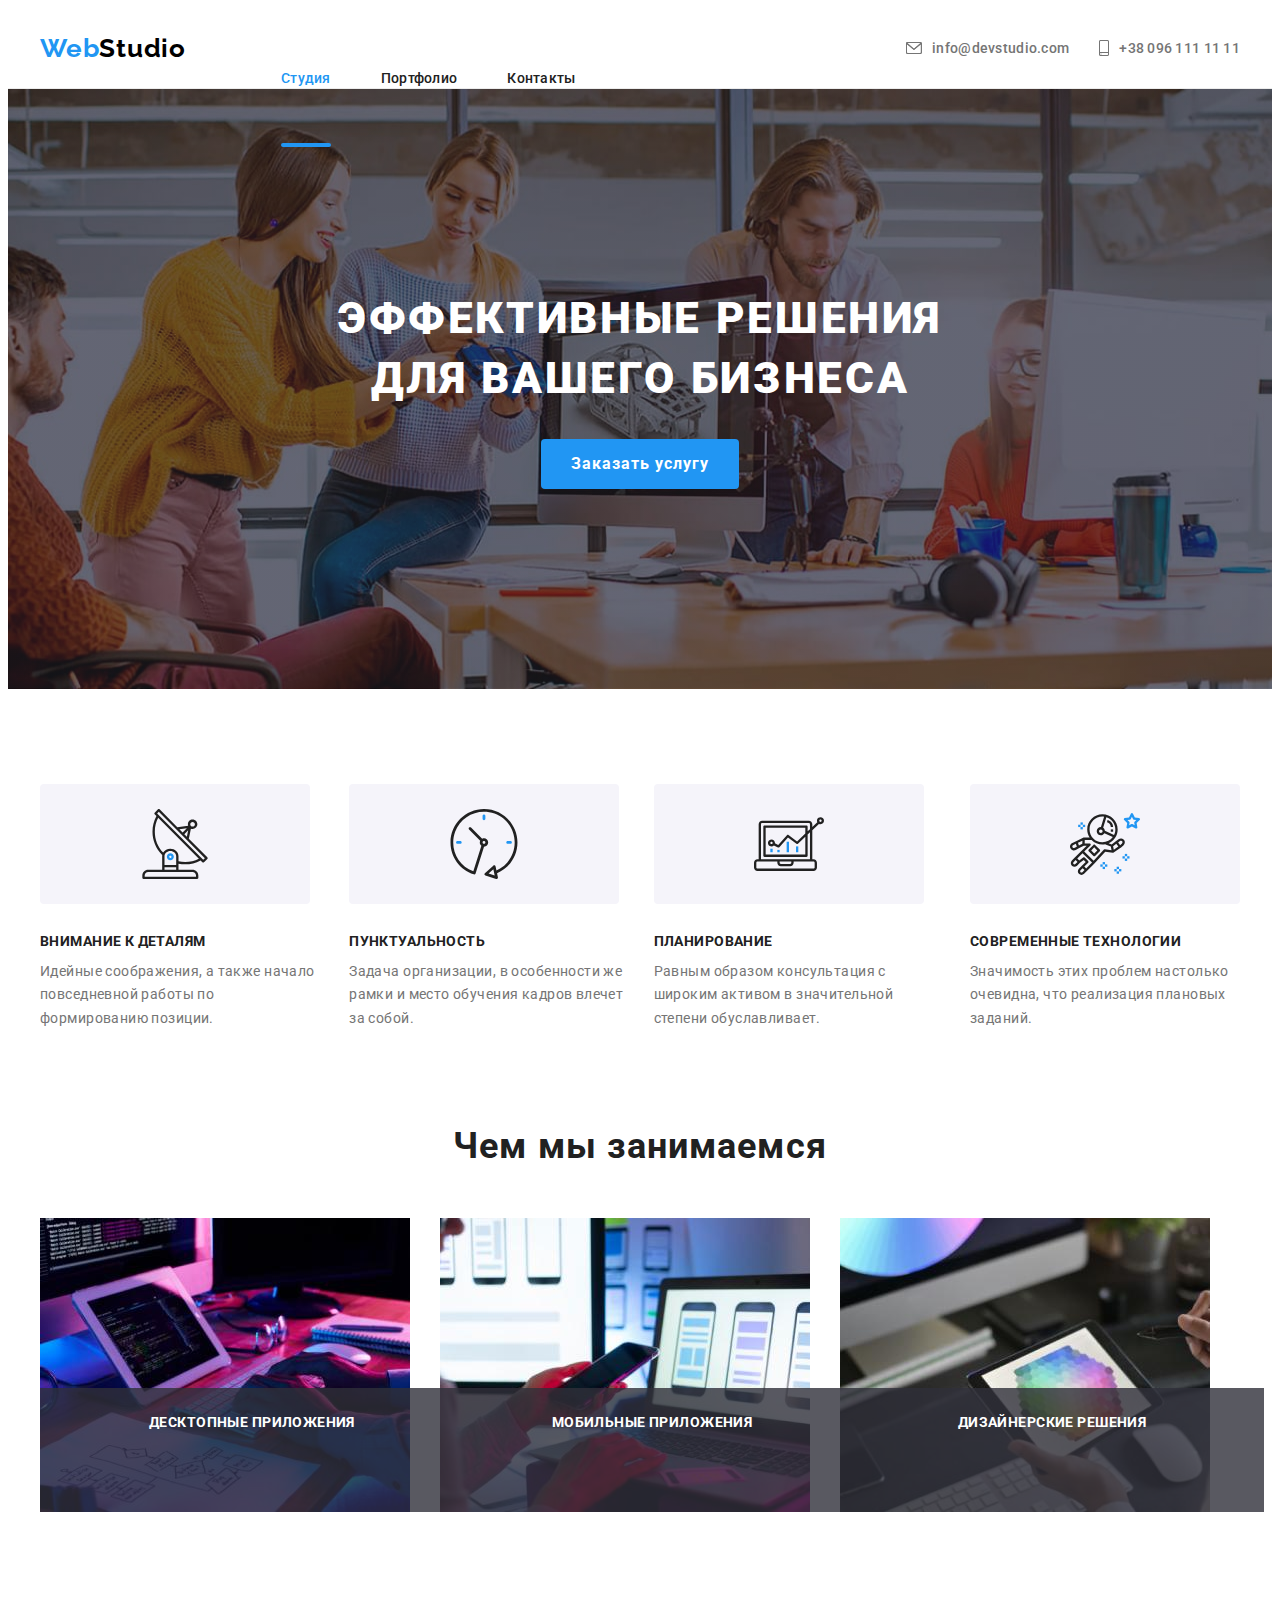
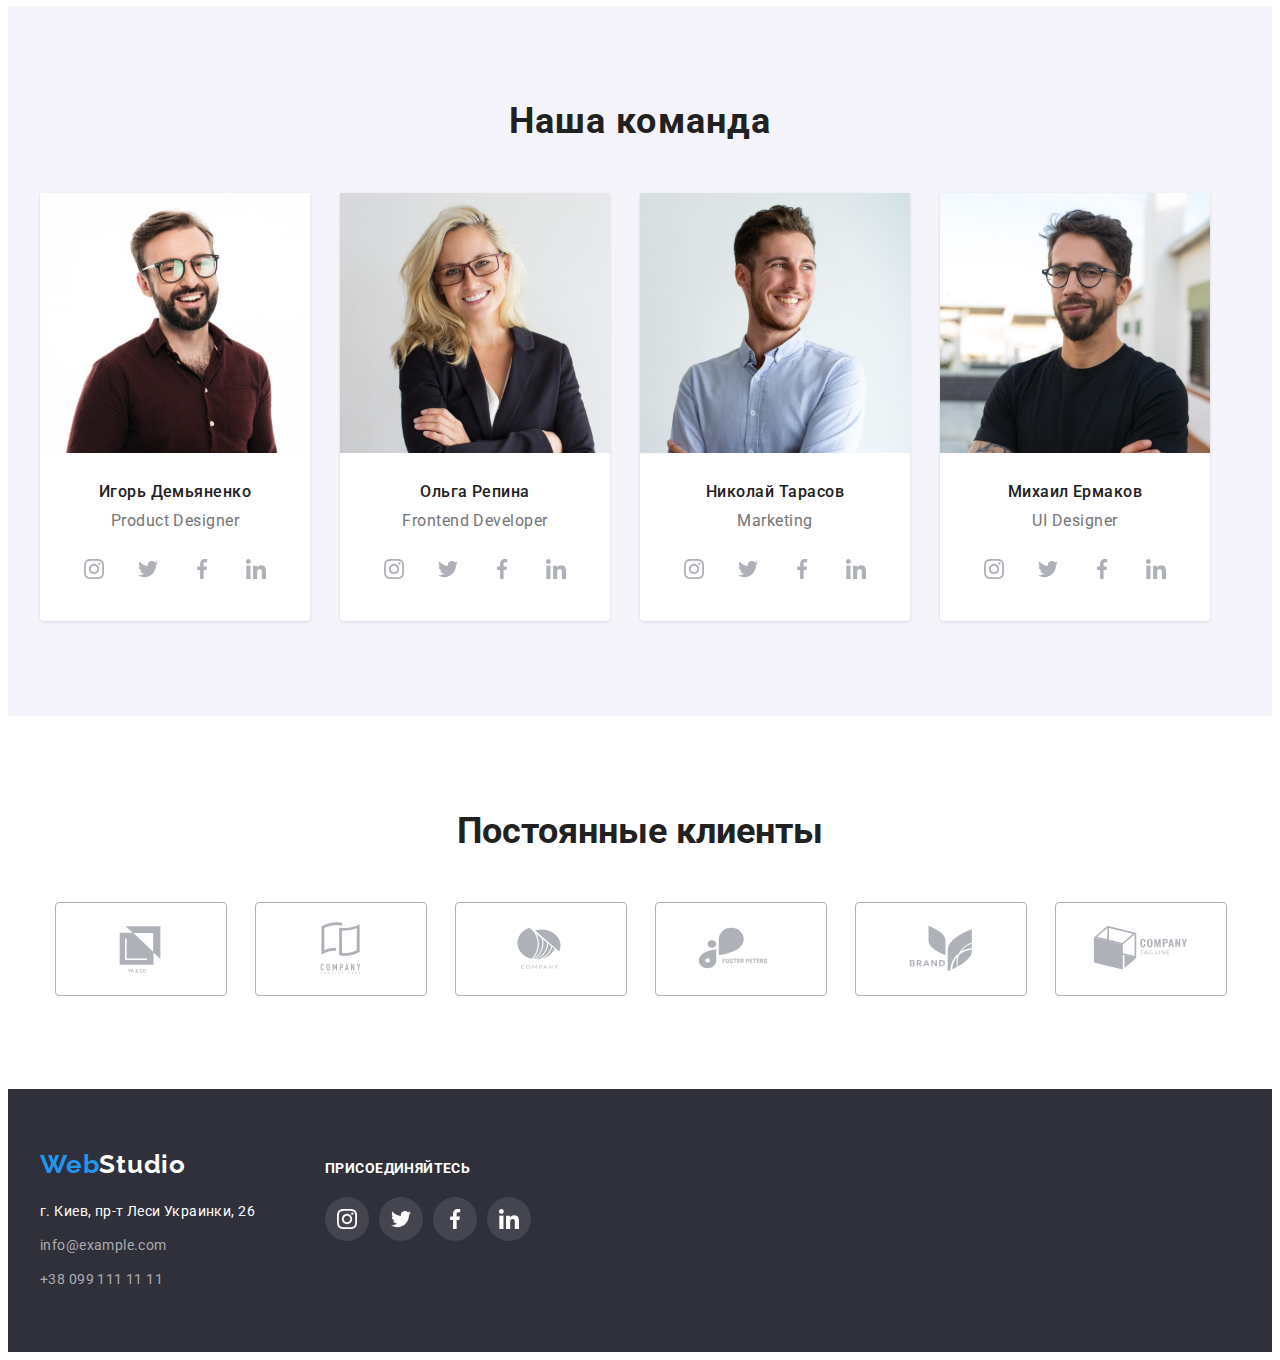
<file: index.html>
<!DOCTYPE html>
<html lang="ru">
<head>
    <meta charset="UTF-8">
    <meta http-equiv="X-UA-Compatible" content="IE=edge">
    <meta name="viewport" content="width=device-width, initial-scale=1.0">
    <title>Document</title>
    <link rel="stylesheet" href="https://cdnjs.cloudflare.com/ajax/libs/modern-normalize/1.1.0/modern-normalize.min.css"
        integrity="sha512-wpPYUAdjBVSE4KJnH1VR1HeZfpl1ub8YT/NKx4PuQ5NmX2tKuGu6U/JRp5y+Y8XG2tV+wKQpNHVUX03MfMFn9Q=="
        crossorigin="anonymous" referrerpolicy="no-referrer" />
    <link rel="stylesheet" href="https://cdnjs.cloudflare.com/ajax/libs/animate.css/4.1.1/animate.min.css" />
    <link rel="stylesheet" href="./css/reset.css">
    <link rel="preconnect" href="https://fonts.googleapis.com">
    <link rel="preconnect" href="https://fonts.gstatic.com" crossorigin>
    <link href="https://fonts.googleapis.com/css2?family=Raleway:wght@700&family=Roboto:wght@400;500;700;900&display=swap"
        rel="stylesheet">    
    <link rel="stylesheet" href="./css/styles.css">
    
</head>
<body>  
    <header class="header">
    <div class="container header-nav">
        <nav class="nav-list">
            <a class="header-logo-web link" lang="en" 
            href="WebStudio">Web<span class="header-logo-studio">Studio</span>
            </a>                
            <ul class="list header-list nav-link">
                <li class="item">
                    <a class="link header-link link-accent current" href="Студия">Студия
                    </a>
                </li>
                <li class="item">
                    <a class="link header-link" href="./portfolio.html">Портфолио
                    </a>
                </li>
                <li class="item">
                    <a class="link header-link" href="Контакты">Контакты
                    </a>
                </li>
            </ul>
        </nav>
            <ul class="header-contacts">
                <li class="item">                                         
                    <a class="header-link header-contacts-text link" 
                    href="mailto:info@devstudio.com"><svg class="header-icon" width="16" height="12">
                        <use href="./images/icons.svg#icon-letter"></use>
                    </svg>info@devstudio.com                         
                    </a>                     
                </li>     
                <li class="item">                                                              
                    <a class="header-link header-contacts-text link" 
                    href="tel:+380961111111"><svg class="header-icon" width="10" height="16">
                        <use href="./images/icons.svg#icon-smartphone"></use>
                    </svg>+38 096 111 11 11                        
                    </a>                    
                </li>            
            </ul>
    </div>
    </header>
    <main>             
    <section class="hero">
    <div class="container">
        <h1 class="hero-title">
            Эффективные решения <br>для вашего бизнеса
        </h1>
        <p class="hero-btn-item"><button class="hero-btn hero-btn-link" type="button" data-modal-open>
            Заказать услугу
        </button> </p>
    </div>
    </section>
    <section class="features">  
        <div class="container features-container">
            <h2 class="hidden-header">Особенности</h2>
            <ul class="list features-list">
                <li class="item">
                    <div class="features-box">
                        <svg class="features-icon" width="70" height="70">
                            <use href="./images/icons.svg#icon-antenna"></use>
                        </svg>
                    </div>
                    <h3 class="features-main">
                        Внимание к деталям
                    </h3>
                    <p class="features-text">
                        Идейные соображения, а также начало повседневной работы по формированию позиции.
                    </p>
                </li>
                <li class="item">
                    <div class="features-box">
                        <svg class="features-icon" width="70" height="70">
                            <use href="./images/icons.svg#icon-clock"></use>
                        </svg>
                    </div>
                    <h3 class="features-main">
                        Пунктуальность
                    </h3>
                    <p class="features-text">
                        Задача организации, в особенности же рамки и место обучения кадров влечет за собой.
                    </p>
                </li>
                <li class="item">
                    <div class="features-box">
                        <svg class="features-icon" width="70" height="70">
                            <use href="./images/icons.svg#icon-diagram"></use>
                        </svg>
                    </div>
                    <h3 class="features-main">
                        Планирование
                    </h3>
                    <p class="features-text">
                        Равным образом консультация с широким активом в значительной степени обуславливает.
                    </p>
                </li>
                <li class="item">
                    <div class="features-box">
                        <svg class="features-icon" width="70" height="70">
                            <use href="./images/icons.svg#icon-astronaut"></use>
                        </svg>
                    </div>
                    <h3 class="features-main">
                        Современные технологии
                    </h3>
                    <p class="features-text">
                        Значимость этих проблем настолько очевидна, что реализация плановых заданий.
                    </p>
                </li>
            </ul>
        </div>
    </section>
    <section class="workspace">
    <div class="container">
        <h2 class="workspace-title">Чем мы занимаемся</h2>
        <ul class="list workspace-list">
            <li class="workspace-item">
                <a href=""><img src="./images/box1.jpg" alt="box1" width="370" height="294">
                <div class="workspace-item-text">Десктопные приложения</div>
                </a>
                
            </li>
            <li class="workspace-item">
                <a href=""><img src="./images/box2.jpg" alt="box2" width="370" height="294">
                <div class="workspace-item-text">Мобильные приложения</div>
                </a>
            </li>
            <li class="workspace-item">
                <a href=""><img src="./images/box3.jpg" alt="box3" width="370" height="294">
                <div class="workspace-item-text">Дизайнерские решения</div>
                </a>
            </li>
        </ul>
    </div>
    </section>
    <section class="team">
    <div class="container">
        <h2 class="team-title">Наша команда</h2>
        <ul class="list team-list">
            <li class="team-list-item"> 
                <img class="team-photo" src="./images/teamcard1.jpg" 
                    alt="Игорь Демьяненко" width="270" height="260">                
                <div class="team-text">
                    <h3 class="team-main">Игорь Демьяненко</h3>
                    <p class="team-profession" lang="en">Product Designer</p>  
                    <ul class="team-social-list list">
                        <li class="team-social-item">
                            <a href="" class="team-social-link">
                                <svg class="team-social-icon" width="20" height="20">
                                    <use href="./images/icons.svg#icon-instagram"></use>
                                </svg>
                            </a>
                        </li>
                        <li class="team-social-item">
                            <a href="" class="team-social-link">
                                <svg class="team-social-icon" width="20" height="20">
                                    <use href="./images/icons.svg#icon-twitter"></use>
                                </svg>
                            </a>
                        </li>
                        <li class="team-social-item">
                            <a href="" class="team-social-link">
                                <svg class="team-social-icon" width="20" height="20">
                                    <use href="./images/icons.svg#icon-facebook"></use>
                                </svg>
                            </a>
                        </li>
                        <li class="team-social-item">
                            <a href="" class="team-social-link">
                                <svg class="team-social-icon" width="20" height="20">
                                    <use href="./images/icons.svg#icon-linkedin"></use>
                                </svg>
                            </a>
                        </li>
                    </ul>
                </div>
            </li>
            <li class="team-list-item">                
                <img class="team-photo" src="./images/teamcard2.jpg" 
                alt="Ольга Репина" width="270" height="260">                
                <div class="team-text">
                    <h3 class="team-main">Ольга Репина</h3>
                    <p class="team-profession" lang="en">Frontend Developer</p>
                    <ul class="team-social-list list">
                        <li class="team-social-item">
                            <a href="" class="team-social-link">
                                <svg class="team-social-icon" width="20" height="20">
                                    <use href="./images/icons.svg#icon-instagram"></use>
                                </svg>
                            </a>
                        </li>
                        <li class="team-social-item">
                            <a href="" class="team-social-link">
                                <svg class="team-social-icon" width="20" height="20">
                                    <use href="./images/icons.svg#icon-twitter"></use>
                                </svg>
                            </a>
                        </li>
                        <li class="team-social-item">
                            <a href="" class="team-social-link">
                                <svg class="team-social-icon" width="20" height="20">
                                    <use href="./images/icons.svg#icon-facebook"></use>
                                </svg>
                            </a>
                        </li>
                        <li class="team-social-item">
                            <a href="" class="team-social-link">
                                <svg class="team-social-icon" width="20" height="20">
                                    <use href="./images/icons.svg#icon-linkedin"></use>
                                </svg>
                            </a>
                        </li>
                    </ul>
                </div>
            </li>
            <li class="team-list-item">                
                <img class="team-photo" src="./images/teamcard3.jpg" 
                alt="Николай Тарасов" width="270" height="260">                
                <div class="team-text">
                    <h3 class="team-main">Николай Тарасов</h3>
                    <p class="team-profession" lang="en">Marketing</p>
                    <ul class="team-social-list list">
                        <li class="team-social-item">
                            <a href="" class="team-social-link">
                                <svg class="team-social-icon" width="20" height="20">
                                    <use href="./images/icons.svg#icon-instagram"></use>
                                </svg>
                            </a>
                        </li>
                        <li class="team-social-item">
                            <a href="" class="team-social-link">
                                <svg class="team-social-icon" width="20" height="20">
                                    <use href="./images/icons.svg#icon-twitter"></use>
                                </svg>
                            </a>
                        </li>
                        <li class="team-social-item">
                            <a href="" class="team-social-link">
                                <svg class="team-social-icon" width="20" height="20">
                                    <use href="./images/icons.svg#icon-facebook"></use>
                                </svg>
                            </a>
                        </li>
                        <li class="team-social-item">
                            <a href="" class="team-social-link">
                                <svg class="team-social-icon" width="20" height="20">
                                    <use href="./images/icons.svg#icon-linkedin"></use>
                                </svg>
                            </a>
                        </li>
                    </ul>
                </div>
            </li>
            <li class="team-list-item">               
                <img class="team-photo" src="./images/teamcard4.jpg" 
                alt="Михаил Ермаков" width="270" height="260">                
                <div class="team-text">
                    <h3 class="team-main">Михаил Ермаков</h3>
                    <p class="team-profession" lang="en">UI Designer</p>
                    <ul class="team-social-list list">
                        <li class="team-social-item">
                            <a href="" class="team-social-link">
                                <svg class="team-social-icon" width="20" height="20">
                                    <use href="./images/icons.svg#icon-instagram"></use>
                                </svg>
                            </a>
                        </li>
                        <li class="team-social-item">
                            <a href="" class="team-social-link">
                                <svg class="team-social-icon" width="20" height="20">
                                    <use href="./images/icons.svg#icon-twitter"></use>
                                </svg>
                            </a>
                        </li>
                        <li class="team-social-item">
                            <a href="" class="team-social-link">
                                <svg class="team-social-icon" width="20" height="20">
                                    <use href="./images/icons.svg#icon-facebook"></use>
                                </svg>
                            </a>
                        </li>
                        <li class="team-social-item">
                            <a href="" class="team-social-link">
                                <svg class="team-social-icon" width="20" height="20">
                                    <use href="./images/icons.svg#icon-linkedin"></use>
                                </svg>
                            </a>
                        </li>
                    </ul>
                </div>
            </li>
        </ul>
    </div>
    </section> 
    <section class="clients">
        <div class="container">
        <h2 class="clients-main">Постоянные клиенты</h2>
        <ul class="clients-list list">
            <li class="clients-item">
                <a href="" class="clients-link">
                    <svg class="clients-icon" width="106" height="60">
                        <use href="./images/icons.svg#icon-logo1"></use>
                    </svg>
                </a></li>
            <li class="clients-item">
                <a href="" class="clients-link">
                    <svg class="clients-icon" width="106" height="60">
                        <use href="./images/icons.svg#icon-logo2"></use>
                    </svg>
                </a></li>
            <li class="clients-item">
                <a href="" class="clients-link">
                    <svg class="clients-icon" width="106" height="60">
                        <use href="./images/icons.svg#icon-logo3"></use>
                    </svg>
                </a></li>
            <li class="clients-item">
                <a href="" class="clients-link">
                    <svg class="clients-icon" width="106" height="60">
                        <use href="./images/icons.svg#icon-logo4"></use>
                    </svg>
                </a></li>
            <li class="clients-item">
                <a href="" class="clients-link">
                    <svg class="clients-icon" width="106" height="60">
                        <use href="./images/icons.svg#icon-logo5"></use>
                    </svg>
                </a></li>
            <li class="clients-item">
                <a href="" class="clients-link">
                    <svg class="clients-icon" width="106" height="60">
                        <use href="./images/icons.svg#icon-logo6"></use>
                    </svg>
                </a></li>
        </ul>
        </div>
    </section>      
    </main>  
    <footer class="footer">
    <div class="container footer-content">  
        <div class="footer-right">
        <a class="footer-logo link" lang="en" href="WebStudio">Web<span class="footer-logo-studio">Studio</span></a>
        <address>
            <ul class="list footer-list">
                <li class="item">
                    <a class="link footer-address" href="https://goo.gl/maps/gBsBQiJznwFm2XDAA">г. Киев, пр-т Леси Украинки, 26</a>
                </li>
                <li class="item">
                    <a class="link footer-contacts" href="mailto:info@example.com">info@example.com</a>
                </li>
                <li class="item">
                    <a class="link footer-contacts" href="tel:+380991111111">+38 099 111 11 11</a>
                </li>
            </ul>
        </address>
        </div>
        <div class="join">
            <p class="join-main">присоединяйтесь</p>
            <ul class="join-list">
                <li class="join-item">
                    <a href="" class="join-link">
                        <svg class="join-icon" width="20" height="20">
                            <use href="./images/icons.svg#icon-instagram"></use>
                        </svg>
                    </a></li>
                <li class="join-item">
                    <a href="" class="join-link">
                        <svg class="join-icon" width="20" height="20">
                            <use href="./images/icons.svg#icon-twitter"></use>
                        </svg>
                    </a></li>
                <li class="join-item">
                    <a href="" class="join-link">
                        <svg class="join-icon" width="20" height="20">
                            <use href="./images/icons.svg#icon-facebook"></use>
                        </svg>
                    </a></li>
                <li class="join-item">
                    <a href="" class="join-link">
                        <svg class="join-icon" width="20" height="20">
                            <use href="./images/icons.svg#icon-linkedin"></use>
                        </svg>
                    </a>
                </li>
            </ul>
        </div>
    </div>
    </footer>
    <div class="backdrop is-hidden" data-modal>
        <div class="modal">
            <button type="button" class="modal-close" data-modal-close>
                <svg class="modal-close-icon" width="11" height="11">
                    <use href="./images/icons.svg#icon-close"></use>
                </svg>
            </button>
        </div>
    </div>
    <script src="./js/modal.js"></script>
</body>
</html>
</file>
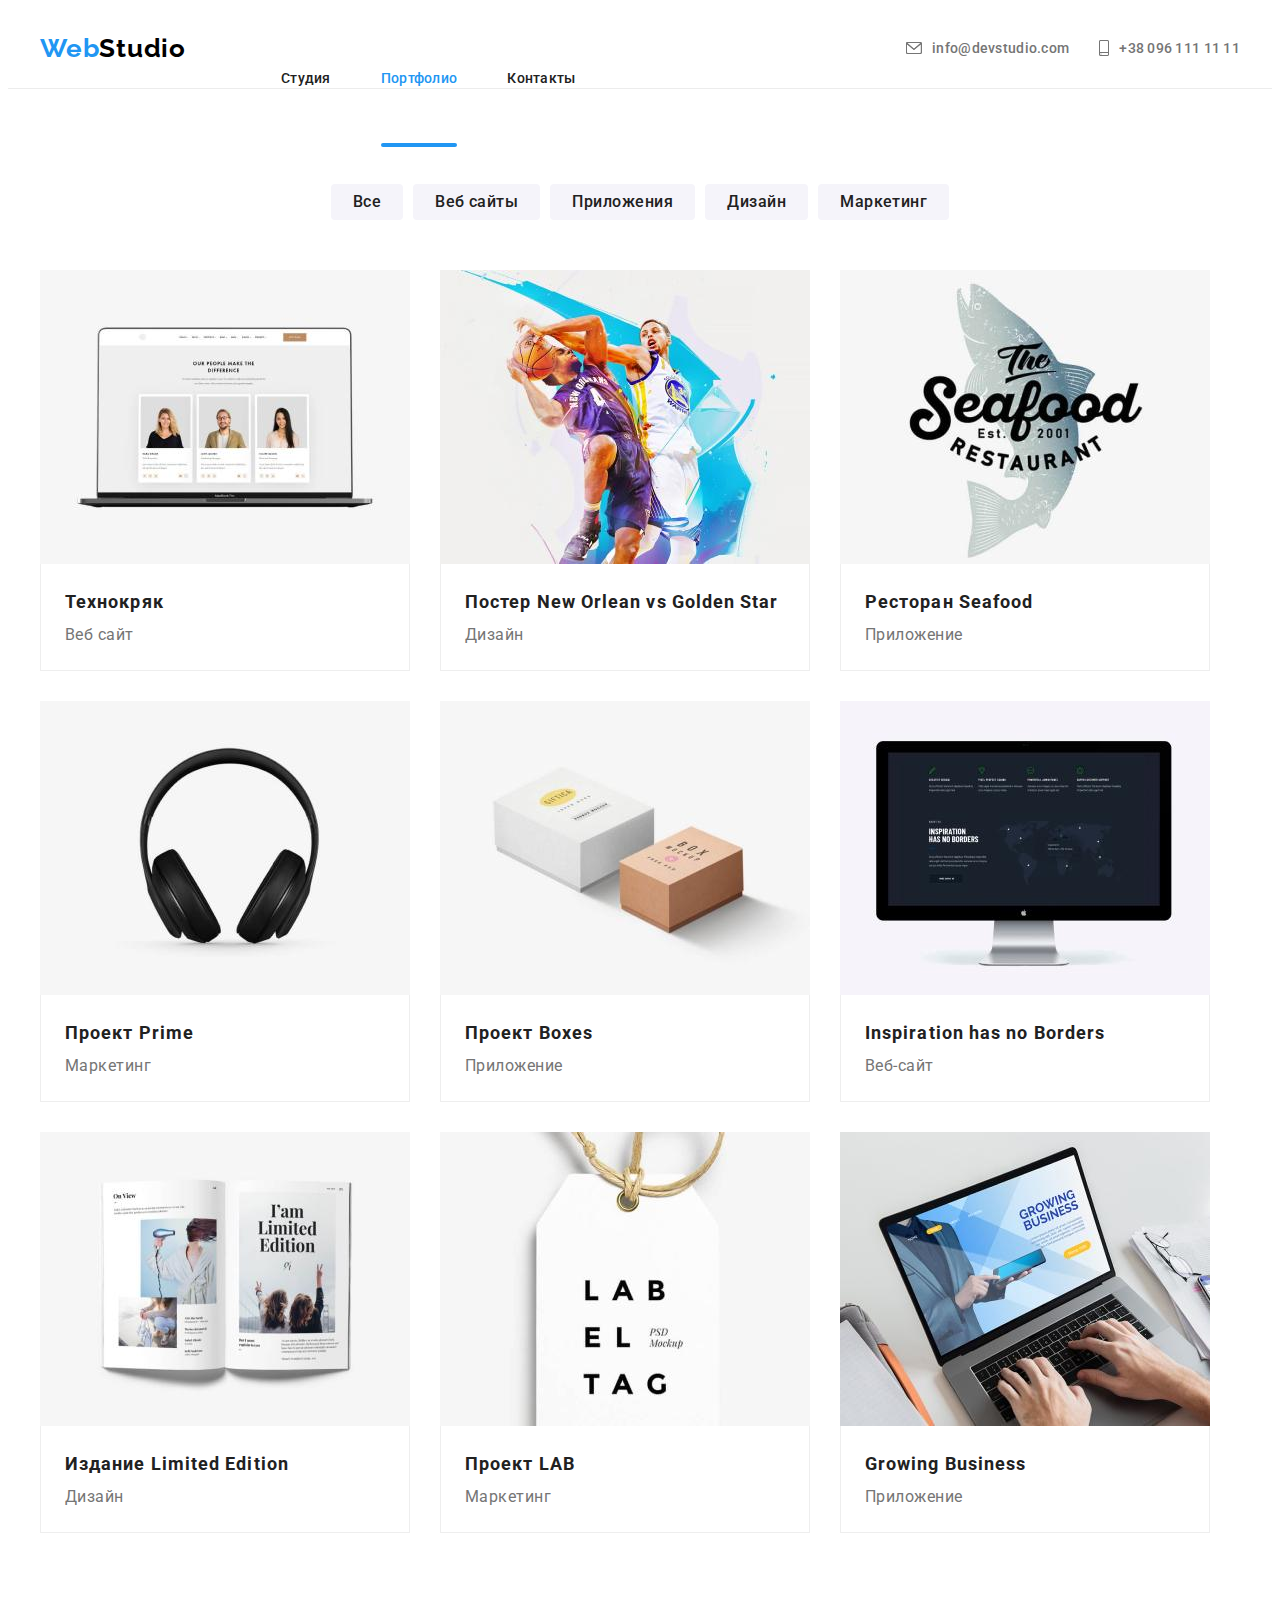
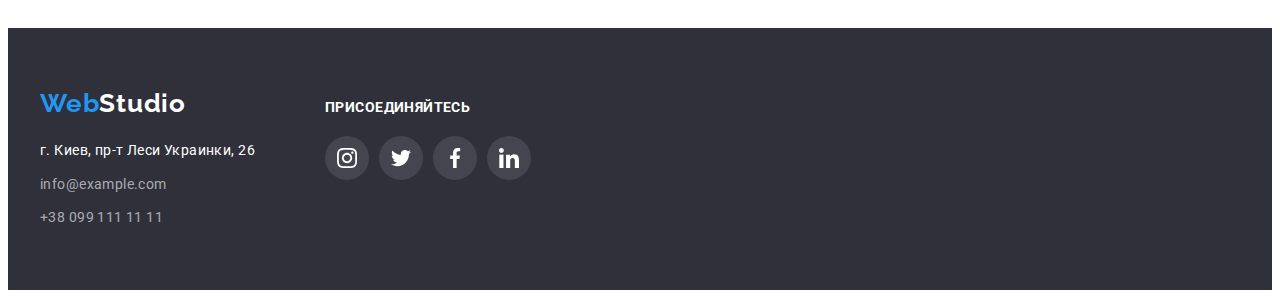
<file: portfolio.html>
<!DOCTYPE html>
<html lang="en">
<head>
    <meta charset="UTF-8">
    <meta http-equiv="X-UA-Compatible" content="IE=edge">
    <meta name="viewport" content="width=device-width, initial-scale=1.0">
    <title>Document</title>
    <link rel="stylesheet" href="https://cdnjs.cloudflare.com/ajax/libs/modern-normalize/1.1.0/modern-normalize.min.css"
        integrity="sha512-wpPYUAdjBVSE4KJnH1VR1HeZfpl1ub8YT/NKx4PuQ5NmX2tKuGu6U/JRp5y+Y8XG2tV+wKQpNHVUX03MfMFn9Q=="
        crossorigin="anonymous" referrerpolicy="no-referrer" />
    <link rel="preconnect" href="https://fonts.googleapis.com">
    <link rel="preconnect" href="https://fonts.gstatic.com" crossorigin>
    <link href="https://fonts.googleapis.com/css2?family=Raleway:wght@700&family=Roboto:wght@400;500;700;900&display=swap"
        rel="stylesheet">
    <link rel="stylesheet" href="./css/reset.css">
    <link rel="stylesheet" href="./css/styles.css">
</head>
<body>
    <header class="header">
        <div class="container header-nav">
            <nav class="nav-list">
                <a class="header-logo-web link" lang="en" href="WebStudio">Web<span
                        class="header-logo-studio">Studio</span></a>
                <ul class="list header-list nav-link">
                    <li class="item"><a class="link header-link" 
                        href="./index.html">Студия</a></li>
                    <li class="item"><a class="link header-link link-accent current" 
                        href="Портфолио">Портфолио</a></li>
                    <li class="item"><a class="link header-link" 
                        href="Контакты">Контакты</a></li>
                </ul>
            </nav>
            <ul class="header-contacts">
                <li class="item">
                    <a class="header-link header-contacts-text link" href="mailto:info@devstudio.com">
                        <svg class="header-icon" width="16" height="12">
                            <use href="./images/icons.svg#icon-letter"></use>
                        </svg>info@devstudio.com
                    </a>
                </li>
                <li class="item">
                    <a class="header-link header-contacts-text link" href="tel:+380961111111">
                        <svg class="header-icon" width="10" height="16">
                            <use href="./images/icons.svg#icon-smartphone"></use>
                        </svg>+38 096 111 11 11
                    </a>
                </li>
            </ul>
        </div>
    </header>
    <main>     
        <section  class="portfolio">
        <div class="container">
            <ul class="list portfolio-list">
                <li class="item">
                    <button class="main-btn" type="button">Все</button>
                </li>
                <li class="item">
                    <button class="main-btn" type="button">Веб сайты</button>
                </li>
                <li class="item">
                    <button class="main-btn" type="button">Приложения</button>
                </li>
                <li class="item">
                    <button class="main-btn" type="button">Дизайн</button>
                </li>
                <li class="item">
                    <button class="main-btn" type="button">Маркетинг</button>
                </li>
            </ul> 
            <h1 class="hidden-header">Проекты</h1>
            <ul class="list project-list">
                <li class="item project-item">
                    <a class="link project-item-link" href="">
                        <div class="project-item-wrap">
                            <img class="project-img" src="./images/portfolio1.jpg" alt="noutbook" width="370" height="294">
                            <p class="project-item-text">
                                Технокряк это современная площадка распространения коронавируса. Компании используют эту платформу для цифрового
                                шпионажа и атак на защищённые сервера конкурентов.
                            </p>
                        </div>
                        <div class="project-content">
                            <h2 class="work project-link">Технокряк</h2>
                            <p class="text project-link">Веб сайт</p>
                        </div>
                    </a>
                </li>
                <li class="item project-item">
                    <a class="link project-item-link" href="">
                        <div class="project-item-wrap">
                            <img class="project-img" src="./images/portfolio2.jpg" alt="poster" width="370" height="294">
                            <p class="project-item-text">
                                Технокряк это современная площадка распространения коронавируса. Компании используют эту платформу для цифрового
                                шпионажа и атак на защищённые сервера конкурентов.
                            </p>
                        </div>
                        <div class="project-content">
                             <h2 class="work" lang="en">Постер New Orlean vs Golden Star</h2>
                             <p class="text">Дизайн</p>
                        </div>
                    </a>
                </li>
                <li class="item project-item">
                    <a class="link project-item-link" href="">
                        <div class="project-item-wrap">
                            <img class="project-img" src="./images/portfolio3.jpg" alt="fish" width="370" height="294">
                            <p class="project-item-text">
                                Технокряк это современная площадка распространения коронавируса. Компании используют эту платформу для цифрового
                                шпионажа и атак на защищённые сервера конкурентов.
                            </p>
                        </div>
                        <div class="project-content">
                            <h2 class="work">Ресторан Seafood</h2>
                            <p class="text">Приложение</p>
                        </div>
                    </a>
                </li>
                <li class="item project-item">
                    <a class="link project-item-link" href="">
                        <div class="project-item-wrap">
                            <img class="project-img" src="./images/portfolio4.jpg" alt="headphones" width="370" height="294">
                            <p class="project-item-text">
                                Технокряк это современная площадка распространения коронавируса. Компании используют эту платформу для цифрового
                                шпионажа и атак на защищённые сервера конкурентов.
                            </p>
                        </div>
                        <div class="project-content">
                            <h2 class="work" lang="en">Проект Prime</h2>
                            <p class="text">Маркетинг</p>
                        </div>
                    </a>
                </li>
                <li class="item project-item">
                    <a class="link project-item-link" href="">
                        <div class="project-item-wrap">
                            <img class="project-img" src="./images/portfolio5.jpg" alt="boxes" width="370" height="294">
                            <p class="project-item-text">
                                Технокряк это современная площадка распространения коронавируса. Компании используют эту платформу для цифрового
                                шпионажа и атак на защищённые сервера конкурентов.
                            </p>
                        </div>
                        <div class="project-content">
                            <h2 class="work" lang="en">Проект Boxes</h2>
                            <p class="text">Приложение</p>
                        </div>
                    </a>
                </li>
                <li class="item project-item">
                    <a class="link project-item-link" href="">
                        <div class="project-item-wrap">
                            <img class="project-img" src="./images/portfolio6.jpg" alt="computer" width="370" height="294">
                            <p class="project-item-text">
                                Технокряк это современная площадка распространения коронавируса. Компании используют эту платформу для цифрового
                                шпионажа и атак на защищённые сервера конкурентов.
                            </p>
                        </div>
                        <div class="project-content">
                            <h2 class="work" lang="en">Inspiration has no Borders</h2>
                            <p class="text">Веб-сайт</p>
                        </div>
                    </a>
                </li>
                <li class="item project-item">
                    <a class="link project-item-link" href="">
                        <div class="project-item-wrap">
                            <img class="project-img" src="./images/portfolio7.jpg" alt="book" width="370" height="294">
                            <p class="project-item-text">
                                Технокряк это современная площадка распространения коронавируса. Компании используют эту платформу для цифрового
                                шпионажа и атак на защищённые сервера конкурентов.
                            </p>
                        </div>
                        <div class="project-content">
                            <h2 class="work" lang="en">Издание Limited Edition</h2>
                            <p class="text">Дизайн</p>
                        </div>
                    </a>
                </li>
                <li class="item project-item">
                    <a class="link project-item-link" href="">
                        <div class="project-item-wrap">
                            <img class="project-img" src="./images/portfolio8.jpg" alt="LAB" width="370" height="294">
                            <p class="project-item-text">
                                    Технокряк это современная площадка распространения коронавируса. Компании используют эту платформу для цифрового
                                шпионажа и атак на защищённые сервера конкурентов.
                            </p>
                        </div>
                        <div class="project-content">
                            <h2 class="work">Проект LAB</h2>
                            <p class="text">Маркетинг</p>
                        </div>
                    </a>
                </li>
                <li class="item project-item">
                    <a class="link project-item-link" href="">
                        <div class="project-item-wrap">
                            <img class="project-img" src="./images/portfolio9.jpg" alt="work" width="370" height="294">
                            <p class="project-item-text">
                                    Технокряк это современная площадка распространения коронавируса. Компании используют эту платформу для цифрового
                                шпионажа и атак на защищённые сервера конкурентов.
                            </p>
                        </div>
                        <div class="project-content">
                            <h2 class="work" lang="en">Growing Business</h2>
                            <p class="text">Приложение</p>
                        </div>
                    </a>
                </li>
            </ul>
        </div>
        </section>
       
    </main>
    <footer class="footer">
        <div class="container footer-content">
            <div class="footer-right">
                <a class="footer-logo link" lang="en" href="WebStudio">Web<span class="footer-logo-studio">Studio</span></a>
                <address>
                    <ul class="list footer-list">
                        <li class="item">
                            <a class="link footer-address" href="https://goo.gl/maps/gBsBQiJznwFm2XDAA">г. Киев, пр-т Леси
                                Украинки, 26</a>
                        </li>
                        <li class="item">
                            <a class="link footer-contacts" href="mailto:info@example.com">info@example.com</a>
                        </li>
                        <li class="item">
                            <a class="link footer-contacts" href="tel:+380991111111">+38 099 111 11 11</a>
                        </li>
                    </ul>
                </address>
            </div>
            <div class="join">
                <p class="join-main">присоединяйтесь</p>
                <ul class="join-list">
                    <li class="join-item">
                        <a href="" class="join-link">
                            <svg class="join-icon" width="20" height="20">
                                <use href="./images/icons.svg#icon-instagram"></use>
                            </svg>
                        </a>
                    </li>
                    <li class="join-item">
                        <a href="" class="join-link">
                            <svg class="join-icon" width="20" height="20">
                                <use href="./images/icons.svg#icon-twitter"></use>
                            </svg>
                        </a>
                    </li>
                    <li class="join-item">
                        <a href="" class="join-link">
                            <svg class="join-icon" width="20" height="20">
                                <use href="./images/icons.svg#icon-facebook"></use>
                            </svg>
                        </a>
                    </li>
                    <li class="join-item">
                        <a href="" class="join-link">
                            <svg class="join-icon" width="20" height="20">
                                <use href="./images/icons.svg#icon-linkedin"></use>
                            </svg>
                        </a>
                    </li>
                </ul>
            </div>
        </div>
    </footer>
</body>
</html>
</file>
<file: css/styles.css>
:root {
  --main-title-color: #ffffff;
  --second-title-color: #212121;
  --main-text-color: #757575;
  --second-text-color: #212121;
  --third-text-color: #ffffff;
  --link-text-color: #2196f3;
  --main-btn-color: #ffffff;
  --second-btn-color: #212121;
  --main-contacts-color: #757575;
}
body {
  font-family: 'Roboto', sans-serif;
  color: #e5e5e5;
}
.container {
  width: 1200px;
  padding-left: 15px;
  padding-right: 15px;
  margin: 0 auto;
}

/*-----------------HEADER---------------------*/
.header {
  background-color: #ffffff;
  border-bottom: 1px solid #ececec;
}
.header-list {
  display: flex;
}
.header-nav {
  display: flex;
  justify-content: space-between;
  align-items: center;
  height: 80px;
}
.nav-list {
  display: flex;
  align-items: center;
}
.nav-link {
  display: flex;
  margin-left: 95px;
}
.nav-link .item + .item {
  margin-left: 50px;
}
.header-link {
  font-weight: 500;
  font-size: 14px;
  line-height: 1.33;
  letter-spacing: 0.02em;
  color: var(--second-text-color);
  display: flex;
  justify-content: center;
  align-items: center;

  width: 100%;
  height: 100%;
  padding-top: 30px;
  padding-bottom: 30px;

  transition: color 250ms cubic-bezier(0.4, 0, 0.2, 1);
  position: relative;
}
.header-link:hover,
.header-link:focus {
  color: var(--link-text-color);
}
.header-link:hover .header-icon,
.header-link:focus .header-icon {
  fill: var(--link-text-color);
}
.link-accent {
  color: var(--link-text-color);
}
.link-accent.current::after {
  content: '';
  width: 100%;
  height: 4px;
  background-color: var(--link-text-color);
  position: absolute;
  display: block;
  bottom: 0;
  border-radius: 2px;
}
.header-logo-web {
  font-family: Raleway;
  font-style: normal;
  font-weight: 700;
  font-size: 26px;
  line-height: 1.19;
  letter-spacing: 0.03em;
  color: #2196f3;
}
.header-logo-studio {
  color: #000000;
}
.header-contacts-text {
  color: var(--main-contacts-color);
}
.header-contacts {
  color: var(--main-contacts-color);
  display: flex;
  align-items: center;
  justify-content: center;
  margin-left: auto;
}
.header-contacts .item + .item {
  margin-left: 30px;
}

.header-icon {
  margin-right: 10px;
  cursor: pointer;
  fill: currentColor;

  transition: fill 250ms cubic-bezier(0.4, 0, 0.2, 1);
}

/*-----------------HERO-----------------------*/
.hero {
  padding-top: 200px;
  padding-bottom: 200px;
  background-color: #2f303a;
  background: linear-gradient(0deg, rgba(47, 48, 58, 0.4), rgba(47, 48, 58, 0.4)),
    url(../images/bg.jpg);
  background-repeat: no-repeat;
  background-position: center;
  background-size: cover;
  margin: 0 auto;
  max-width: 1600px;
}

.hero-title {
  font-weight: 900;
  font-size: 44px;
  line-height: 1.36;
  text-align: center;
  letter-spacing: 0.06em;
  text-transform: uppercase;
  color: var(--main-title-color);

  margin-bottom: 30px;
}
.hero-btn {
  font-weight: 700;
  font-size: 16px;
  line-height: 1.87;
  letter-spacing: 0.06em;
  color: var(--main-btn-color);
  background-color: #2196f3;

  padding: 10px 30px;

  transition: color 250ms cubic-bezier(0.4, 0, 0.2, 1),
    background-color 250ms cubic-bezier(0.4, 0, 0.2, 1);
}

.hero-btn-item {
  text-align: center;
}
.hero-btn-link:active {
  background-color: white;
  color: #2196f3;
}
/*----------------features-------------*/
.features {
  background-color: #ffffff;
  padding-top: 95px;
  padding-bottom: 95px;
}

.features-list {
  display: flex;
  justify-content: center;
}
.features-list .item {
  min-width: 270px;
}
.features-list .item + .item {
  margin-left: 30px;
}
.hidden-header {
  position: absolute;
  width: 1px;
  height: 1px;
  margin: -1px;
  border: 0;
  padding: 0;
  overflow: hidden;
}
.features-box {
  display: flex;
  justify-content: center;
  align-items: center;
  width: 270px;
  height: 120px;
  background-color: #f5f4fa;
  border-radius: 4px;
  margin-bottom: 30px;
}
.features-main {
  font-weight: 700;
  font-size: 14px;
  line-height: 1.14;
  letter-spacing: 0.03em;
  text-transform: uppercase;
  color: var(--second-text-color);
}
.features-text {
  font-weight: 400;
  font-size: 14px;
  line-height: 1.71;
  letter-spacing: 0.03em;
  color: var(--main-text-color);

  margin-top: 10px;
}

/*------------------------workspace--------------*/
.workspace {
  background-color: white;
  padding-bottom: 94px;
}

.workspace-list {
  display: flex;
}
.workspace-list .workspace-item + .workspace-item {
  margin-left: 30px;
}
.workspace-item {
  position: relative;
  height: 294px;
}
.workspace-item-text {
  font-weight: 700;
  font-size: 14px;
  line-height: 1.14;
  text-align: center;
  letter-spacing: 0.03em;
  text-transform: uppercase;
  background-color: rgba(47, 48, 58, 0.8);
  color: #ffffff;
  width: 370px;
  height: 70px;
  padding: 27px;
  position: absolute;
  bottom: 0;
  left: 0;
}
.workspace-title {
  font-weight: 700;
  font-size: 36px;
  line-height: 1.16;
  text-align: center;
  letter-spacing: 0.03em;
  color: var(--second-title-color);

  margin-bottom: 50px;
}
/*-----------------------team------------------*/
.team {
  background-color: #f5f4fa;
  padding-top: 95px;
  padding-bottom: 95px;
}
.team-title {
  font-weight: 700;
  font-size: 36px;
  line-height: 1.16;
  text-align: center;
  letter-spacing: 0.03em;
  color: var(--second-title-color);

  margin-bottom: 50px;
}
.team-list {
  text-align: center;
  display: flex;
}
.team-list .team-list-item + .team-list-item {
  margin-left: 30px;
}
.team-list-item {
  background-color: #fff;
  max-width: 270px;
  border-radius: 0 0 4px 4px;
  box-shadow: 0px 1px 3px 0px #0000001f;
}
.team-photo {
  display: block;
  max-width: 100%;
  height: auto;
}
.team-text {
  padding-top: 30px;
  padding-bottom: 30px;
}
.team-main {
  font-weight: 500;
  font-size: 16px;
  line-height: 1.18;
  text-align: center;
  letter-spacing: 0.03em;
  color: var(--second-text-color);

  margin-bottom: 10px;
}
.team-profession {
  font-weight: 400;
  font-size: 16px;
  line-height: 1.18;
  text-align: center;
  letter-spacing: 0.03em;
  color: var(--main-text-color);

  margin-bottom: 16px;
}
.team-social-list {
  display: flex;
  justify-content: center;
}
.team-social-item {
  width: 44px;
  height: 44px;
}
.team-social-item + .team-social-item {
  margin-left: 10px;
}
.team-social-link {
  width: 100%;
  height: 100%;
  background-color: #ffffff;
  border-radius: 50%;
  display: flex;
  align-items: center;
  justify-content: center;

  transition: color 250ms cubic-bezier(0.4, 0, 0.2, 1),
    background-color 250ms cubic-bezier(0.4, 0, 0.2, 1);
}
.team-social-icon {
  fill: #afb1b8;
}

.team-social-link:hover,
.team-social-link:focus {
  background-color: var(--link-text-color);
}
.team-social-link:hover .team-social-icon,
.team-social-link:focus .team-social-icon {
  fill: var(--main-btn-color);
}
/*------------------------------clients----------------*/
.clients {
  background-color: white;
  padding-bottom: 95px;
  padding-top: 95px;
}
.clients-main {
  color: var(--second-title-color);
  font-size: 36px;
  line-height: 1.16;
  text-align: center;

  margin-bottom: 50px;
}
.clients-list {
  display: flex;
  justify-content: center;
}
.clients-item {
  width: 170px;
  height: 92px;
}
.clients-item + .clients-item {
  margin-left: 30px;
}
.clients-link {
  width: 100%;
  height: 100%;
  display: flex;
  justify-content: center;
  align-items: center;
  background-color: #ffffff;
  border: 1px solid #afb1b8;
  border-radius: 4px;

  transition: border 250ms cubic-bezier(0.4, 0, 0.2, 1);
}
.clients-link:hover,
.clients-link:focus {
  border: 1px solid var(--link-text-color);
}
.clients-icon {
  fill: #afb1b8;
  transition: fill 250ms cubic-bezier(0.4, 0, 0.2, 1);
}
.clients-link:hover .clients-icon,
.clients-link:focus .clients-icon {
  fill: var(--link-text-color);
}

/*----------------------------footer---------------------*/
.footer {
  background-color: #2f303a;
  padding-top: 60px;
  padding-bottom: 60px;
}
.footer-content {
  display: flex;
  align-items: baseline;
}
.footer-right {
  justify-content: start;
}
.footer-logo {
  font-family: Raleway;
  font-style: normal;
  font-weight: 700;
  font-size: 26px;
  line-height: 1.19;
  letter-spacing: 0.03em;
  color: #2196f3;
}
.footer-list {
  margin-top: 20px;
}
.footer-list .item + .item {
  margin-top: 10px;
}
.footer-logo-studio {
  color: white;
}
.footer-address {
  font-style: normal;
  font-weight: 400;
  font-size: 14px;
  line-height: 1.71;
  letter-spacing: 0.03em;
  color: var(--third-text-color);
}
.footer-contacts {
  font-style: normal;
  font-weight: 400;
  font-size: 14px;
  line-height: 1.71;
  letter-spacing: 0.03em;
  color: rgba(255, 255, 255, 0.6);
}

.join {
  margin-left: 70px;
}

.join-main {
  font-weight: bold;
  font-size: 14px;
  line-height: 1.14;
  letter-spacing: 0.03em;
  text-transform: uppercase;
  color: var(--third-text-color);

  margin-bottom: 20px;
}
.join-list {
  display: flex;
}
.join-item {
  width: 44px;
  height: 44px;
  border-radius: 50%;
  background-color: rgba(255, 255, 255, 0.1);
}
.join-item + .join-item {
  margin-left: 10px;
}
.join-link {
  width: 100%;
  height: 100%;
  display: flex;
  justify-content: center;
  align-items: center;
  border-radius: 50%;
  fill: var(--main-btn-color);

  transition: color 250ms cubic-bezier(0.4, 0, 0.2, 1),
    background-color 250ms cubic-bezier(0.4, 0, 0.2, 1);
}
.join-link:hover,
.join-link:focus {
  background-color: var(--link-text-color);
}
/*----------------------------PORTFOLIO-------------------*/
.portfolio {
  background-color: white;
  padding-top: 95px;
  padding-bottom: 95px;
}
.portfolio-list {
  display: flex;
  justify-content: center;
  margin-bottom: 50px;
}
.portfolio-list .item + .item {
  margin-left: 10px;
}

.main-btn:hover,
.main-btn:focus {
  color: var(--main-btn-color);
  background-color: var(--link-text-color);
  box-shadow: 0px 3px 1px rgba(0, 0, 0, 0.1), 0px 1px 2px rgba(0, 0, 0, 0.08),
    0px 2px 2px rgba(0, 0, 0, 0.12);
}

.main-btn {
  font-weight: 500;
  font-size: 16px;
  line-height: 1.62;
  letter-spacing: 0.03em;
  color: var(--second-btn-color);
  background-color: #f5f4fa;

  padding: 5px 22px;

  transition: color 250ms cubic-bezier(0.4, 0, 0.2, 1),
    background-color 250ms cubic-bezier(0.4, 0, 0.2, 1),
    box-shadow 250ms cubic-bezier(0.4, 0, 0.2, 1);
}

.project-item:nth-last-child(n + 4) {
  margin-bottom: 30px;
}
.project-list {
  display: flex;
  flex-wrap: wrap;
}
.project-item {
  max-width: 370px;
  max-height: 404px;

  transition: box-shadow 250ms cubic-bezier(0.4, 0, 0.2, 1);
}
.project-item:nth-child(3n + 2) {
  margin-left: 30px;
  margin-right: 30px;
}
.project-item:hover,
.project-item:focus {
  box-shadow: 1px 4px 6px rgba(0, 0, 0, 0.16);
}
.project-item:hover .project-item-text {
  transform: translateY(0);
}
.project-item-wrap {
  position: relative;
  overflow: hidden;
}
.project-img {
  display: block;
  max-width: 100%;
  height: auto;
}
.project-item-text {
  position: absolute;
  top: 0;
  left: 0;
  background-color: #2196f3e5;
  padding: 63px 24px;
  font-size: 18px;
  line-height: 1.56;
  letter-spacing: 0.03em;
  color: #ffffff;
  overflow: auto;
  height: 100%;
  transform: translateY(100%);
  transition: transform 250ms cubic-bezier(0.4, 0, 0.2, 1);
}
.project-content {
  padding: 20px 24px;
  border-left: 1px solid #eeeeee;
  border-bottom: 1px solid #eeeeee;
  border-right: 1px solid #eeeeee;
}
.work {
  font-weight: 700;
  font-size: 18px;
  line-height: 2;
  letter-spacing: 0.06em;
  color: var(--second-title-color);
}
.text {
  font-weight: 400;
  font-size: 16px;
  line-height: 1.87;
  letter-spacing: 0.03em;
  color: var(--main-text-color);
}
.backdrop {
  width: 100vw;
  height: 100vh;
  background-color: rgba(0, 0, 0, 0.2);
  position: fixed;
  top: 0;
  transition: opacity 1000ms, visibility 1000ms;
}
.backdrop.is-hidden .modal {
  transform: scale(1.5) rotate(180deg) translate(-1000px);
  transition: transform 1000ms;
}
.modal {
  width: 528px;
  min-height: 581px;
  background-color: #fff;
  border-radius: 4px;
  position: absolute;
  top: 50%;
  left: 50%;
  transform: scale(1) rotate(0);
  transform: translate(-50%, -50%);
  transition: transform 1000ms;
}
.modal-close {
  width: 30px;
  height: 30px;
  background-color: transparent;
  border: 1px solid #0000001a;
  border-radius: 50%;
  position: absolute;
  top: 8px;
  right: 8px;
  display: flex;
  align-items: center;
  justify-content: center;
}
.is-hidden {
  visibility: hidden;
  opacity: 0;
  pointer-events: 0;
}
</file>
